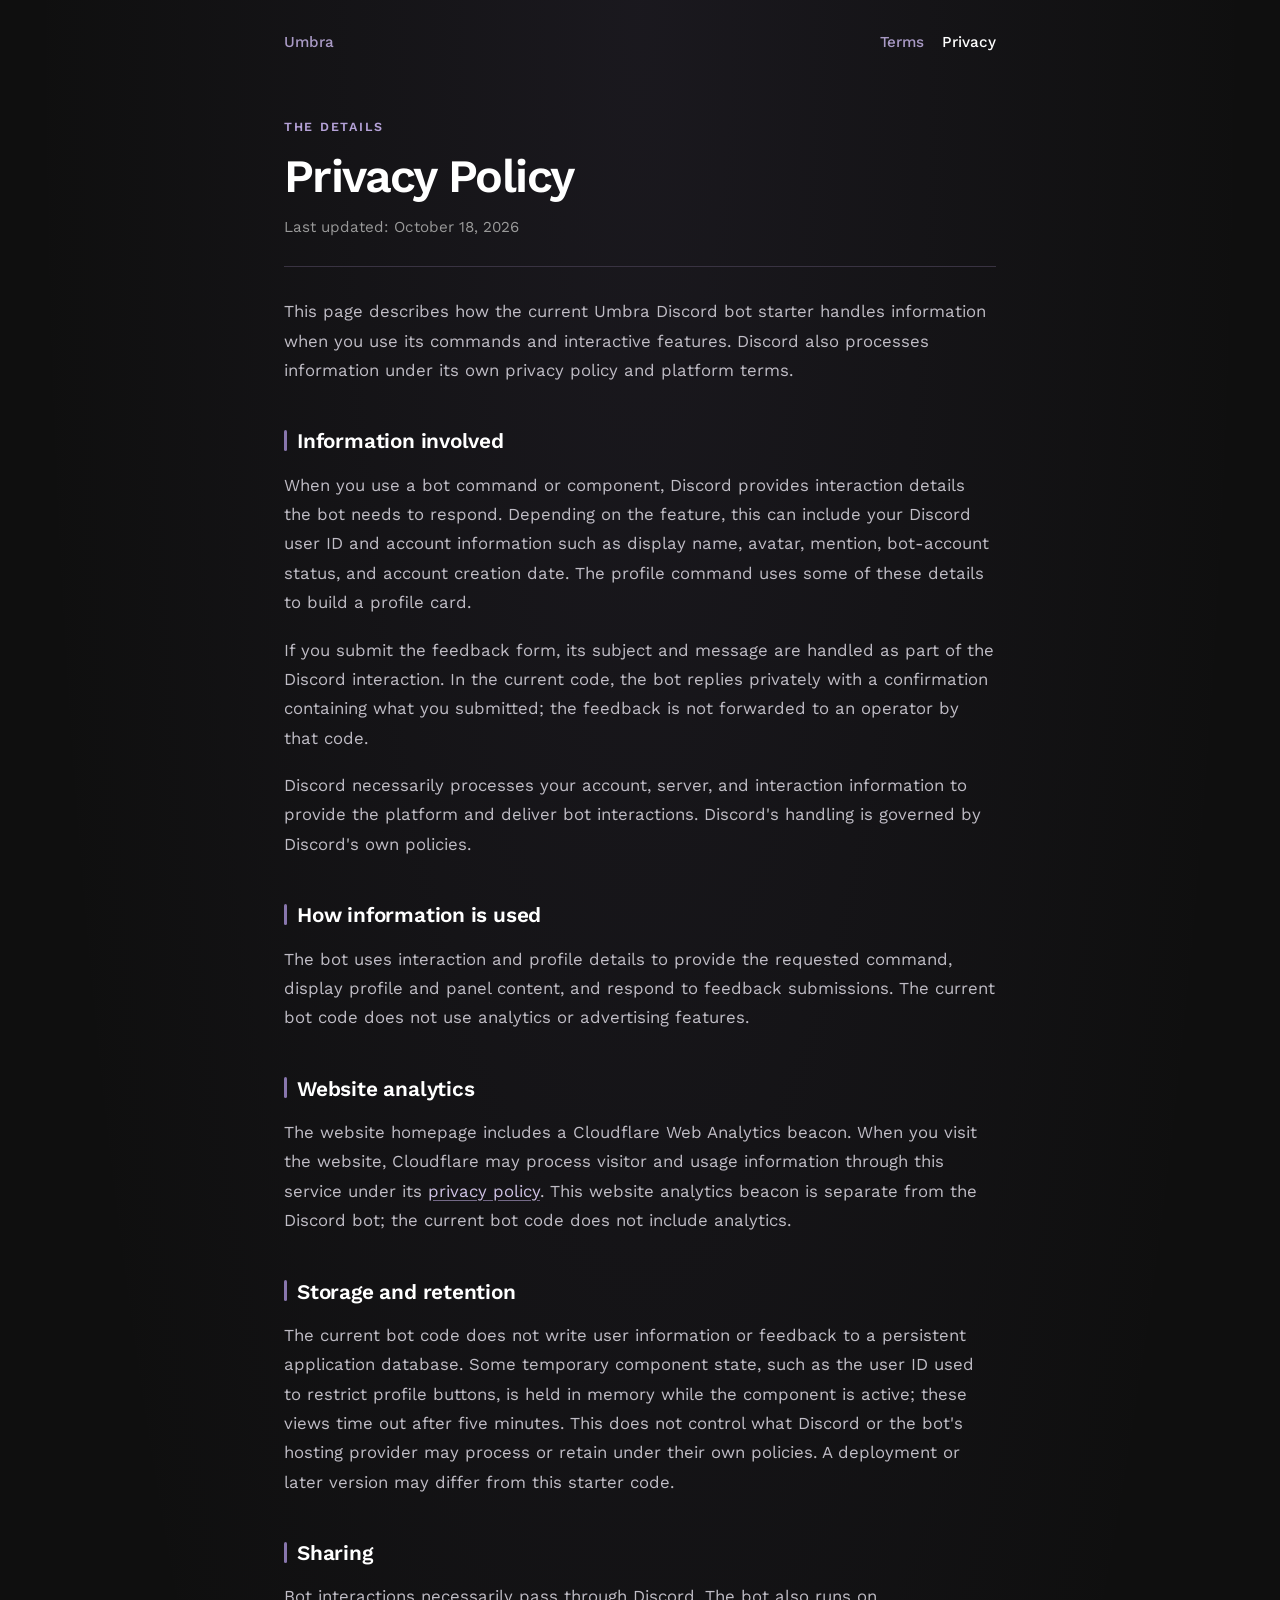
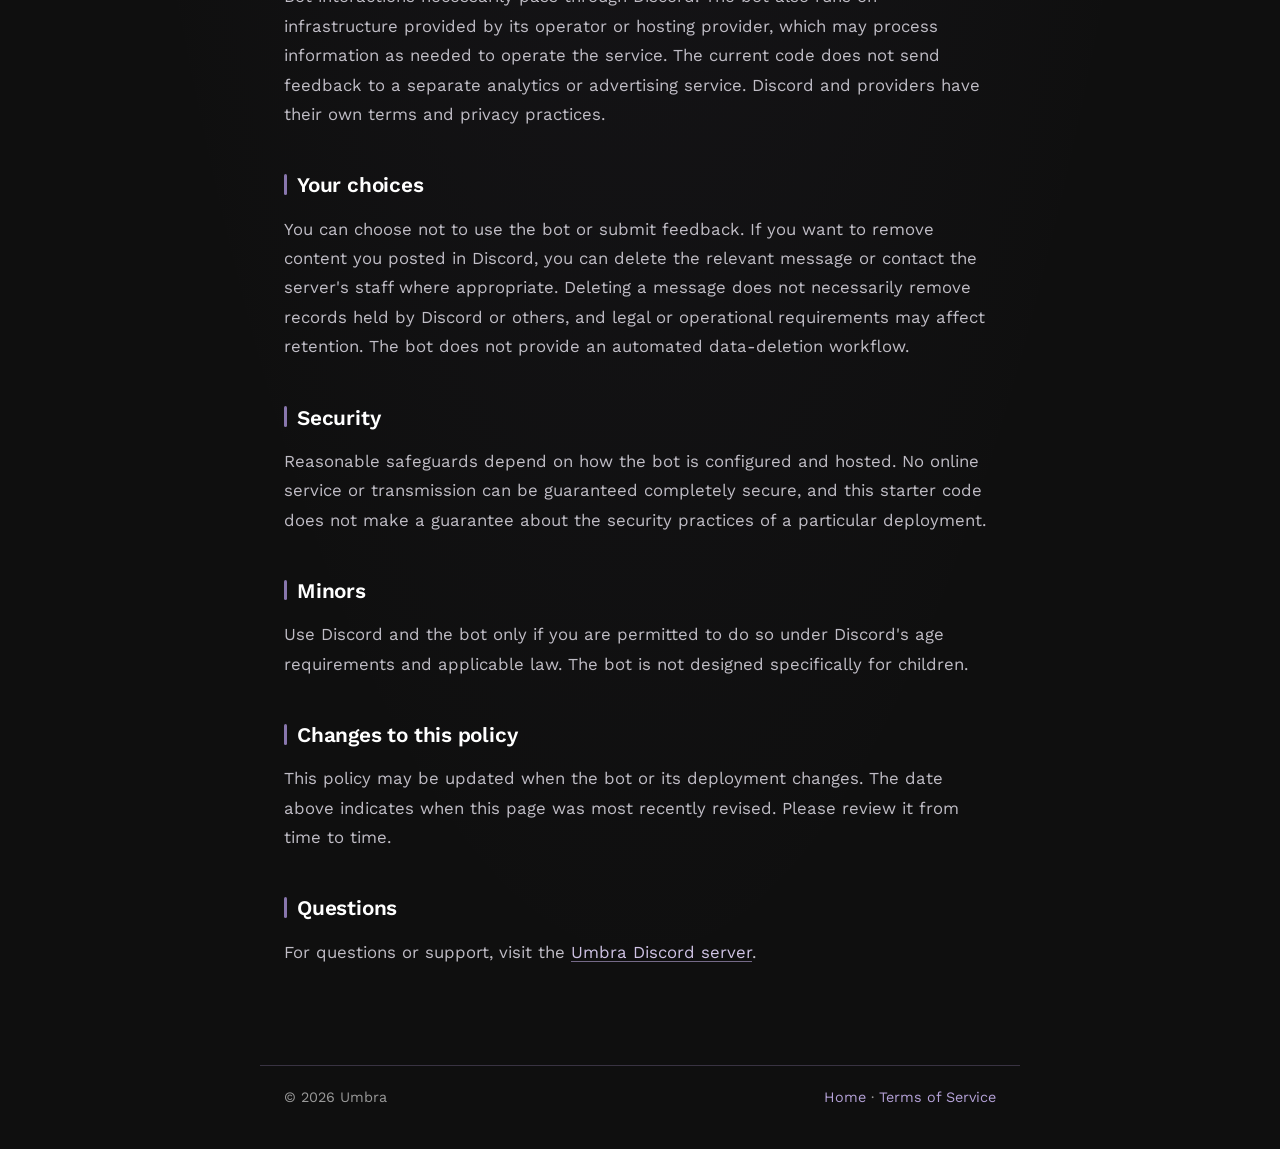
<file: website/privacy/index.html>
<!doctype html>
<html lang="en">
<head>
  <meta charset="utf-8">
  <meta name="viewport" content="width=device-width, initial-scale=1">
  <meta name="description" content="Privacy information for the Umbra Discord bot.">
  <title>Privacy Policy — Umbra</title>
  <link rel="icon" href="../images/favicon.ico" type="image/x-icon">
  <link rel="stylesheet" href="../css/styles.css">
  <link rel="stylesheet" href="../css/legal.css">
</head>
<body>
  <nav class="legal-nav" aria-label="Main navigation">
    <a href="/" aria-label="Umbra home">Umbra</a>
    <div class="legal-nav-links">
      <a href="/terms">Terms</a>
      <a class="current" href="/privacy" aria-current="page">Privacy</a>
    </div>
  </nav>

  <main class="legal">
    <p class="eyebrow">The details</p>
    <h1>Privacy Policy</h1>
    <p class="updated">Last updated: October 18, 2026</p>

    <p>This page describes how the current Umbra Discord bot starter handles information when you use its commands and interactive features. Discord also processes information under its own privacy policy and platform terms.</p>

    <h2>Information involved</h2>
    <p>When you use a bot command or component, Discord provides interaction details the bot needs to respond. Depending on the feature, this can include your Discord user ID and account information such as display name, avatar, mention, bot-account status, and account creation date. The profile command uses some of these details to build a profile card.</p>
    <p>If you submit the feedback form, its subject and message are handled as part of the Discord interaction. In the current code, the bot replies privately with a confirmation containing what you submitted; the feedback is not forwarded to an operator by that code.</p>
    <p>Discord necessarily processes your account, server, and interaction information to provide the platform and deliver bot interactions. Discord's handling is governed by Discord's own policies.</p>

    <h2>How information is used</h2>
    <p>The bot uses interaction and profile details to provide the requested command, display profile and panel content, and respond to feedback submissions. The current bot code does not use analytics or advertising features.</p>

    <h2>Website analytics</h2>
    <p>The website homepage includes a Cloudflare Web Analytics beacon. When you visit the website, Cloudflare may process visitor and usage information through this service under its <a href="https://www.cloudflare.com/privacypolicy/">privacy policy</a>. This website analytics beacon is separate from the Discord bot; the current bot code does not include analytics.</p>

    <h2>Storage and retention</h2>
    <p>The current bot code does not write user information or feedback to a persistent application database. Some temporary component state, such as the user ID used to restrict profile buttons, is held in memory while the component is active; these views time out after five minutes. This does not control what Discord or the bot's hosting provider may process or retain under their own policies. A deployment or later version may differ from this starter code.</p>

    <h2>Sharing</h2>
    <p>Bot interactions necessarily pass through Discord. The bot also runs on infrastructure provided by its operator or hosting provider, which may process information as needed to operate the service. The current code does not send feedback to a separate analytics or advertising service. Discord and providers have their own terms and privacy practices.</p>

    <h2>Your choices</h2>
    <p>You can choose not to use the bot or submit feedback. If you want to remove content you posted in Discord, you can delete the relevant message or contact the server's staff where appropriate. Deleting a message does not necessarily remove records held by Discord or others, and legal or operational requirements may affect retention. The bot does not provide an automated data-deletion workflow.</p>

    <h2>Security</h2>
    <p>Reasonable safeguards depend on how the bot is configured and hosted. No online service or transmission can be guaranteed completely secure, and this starter code does not make a guarantee about the security practices of a particular deployment.</p>

    <h2>Minors</h2>
    <p>Use Discord and the bot only if you are permitted to do so under Discord's age requirements and applicable law. The bot is not designed specifically for children.</p>

    <h2>Changes to this policy</h2>
    <p>This policy may be updated when the bot or its deployment changes. The date above indicates when this page was most recently revised. Please review it from time to time.</p>

    <h2>Questions</h2>
    <p>For questions or support, visit the <a href="https://discord.gg/potassium">Umbra Discord server</a>.</p>
  </main>

  <footer class="legal-footer">
    <span>© 2026 Umbra</span>
    <span><a href="/">Home</a> · <a href="/terms">Terms of Service</a></span>
  </footer>
</body>
</html>
</file>
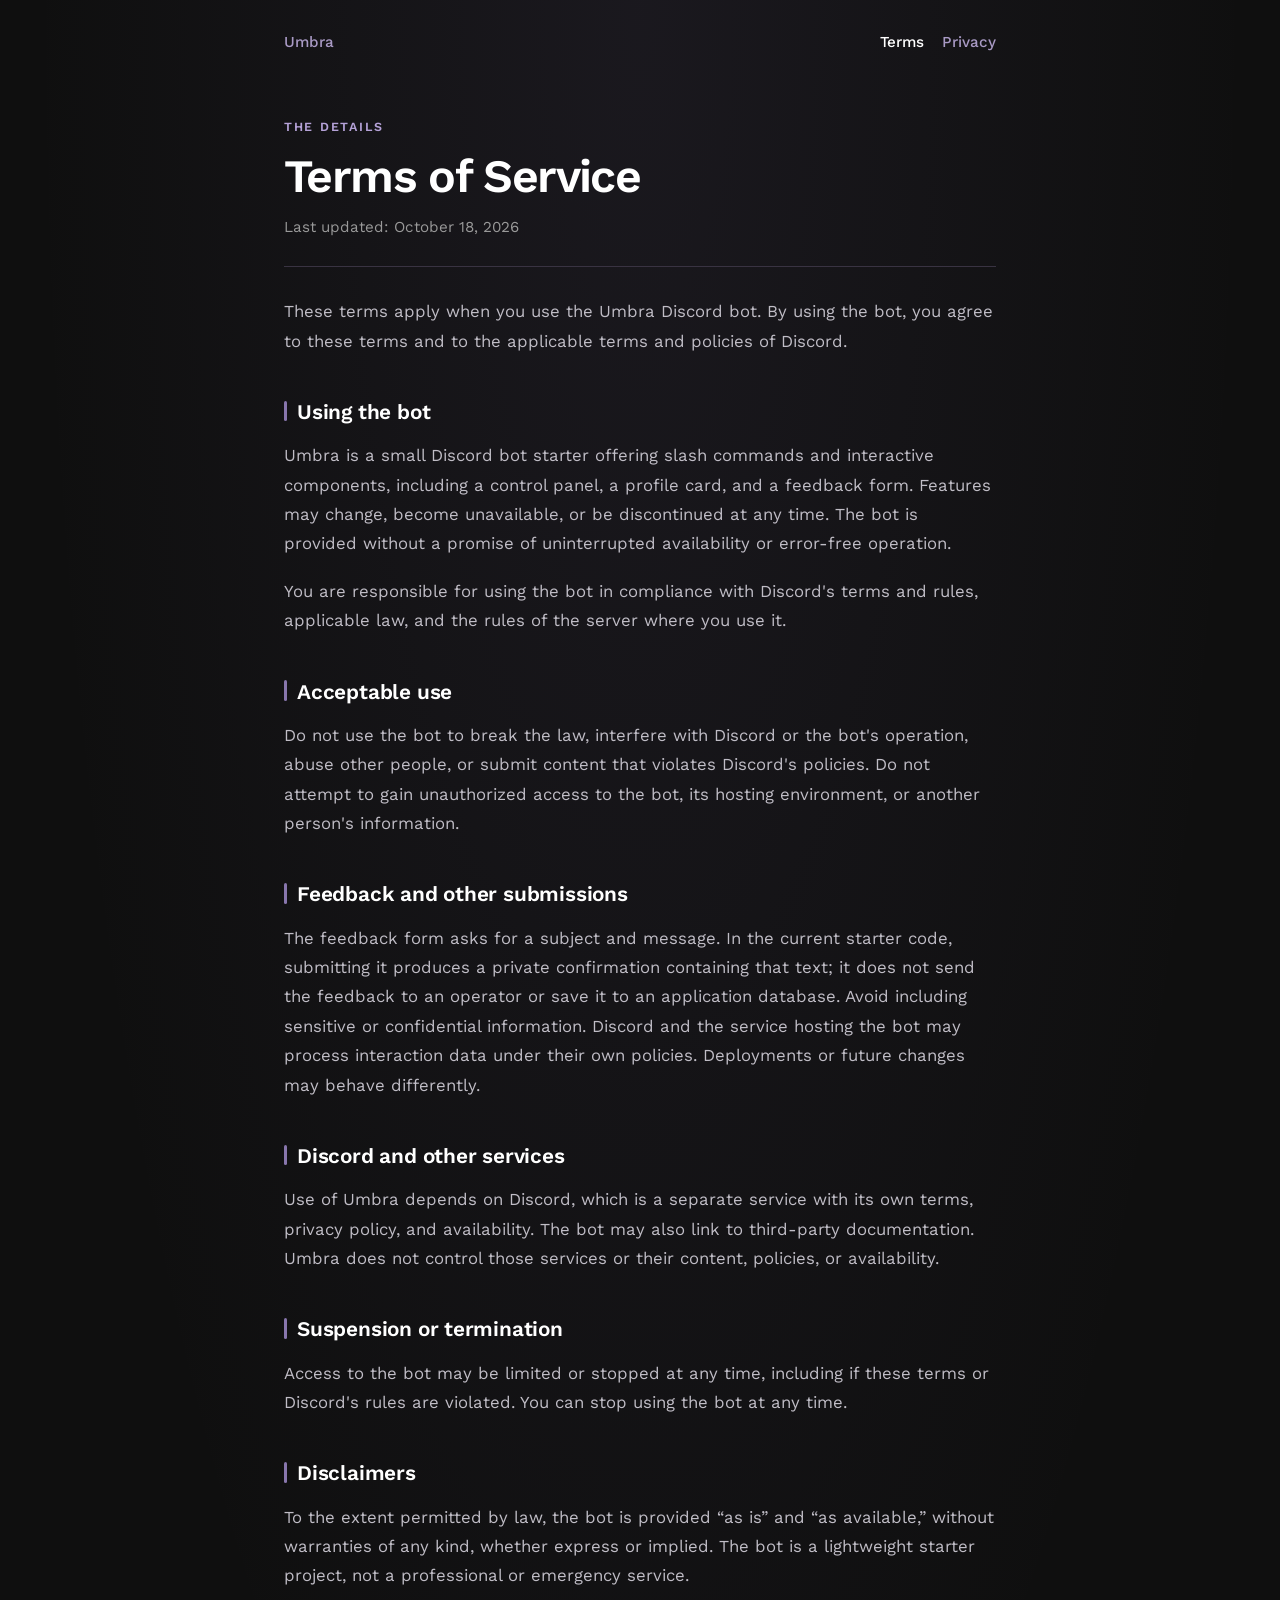
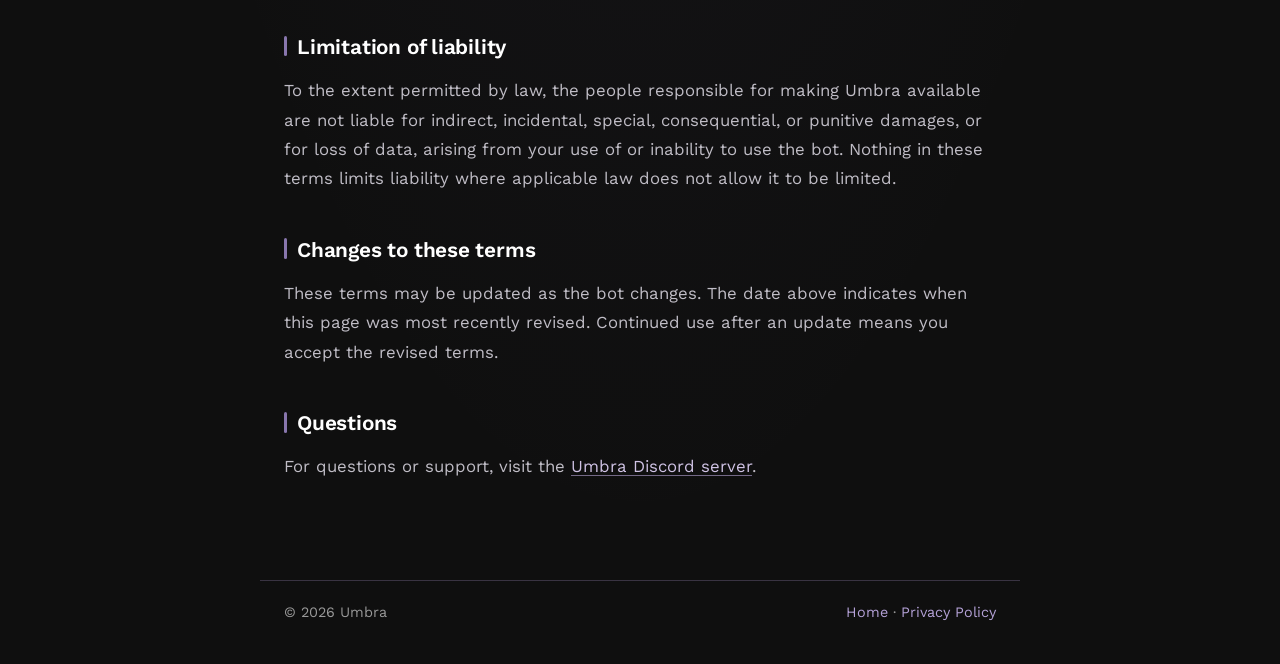
<file: website/terms/index.html>
<!doctype html>
<html lang="en">
<head>
  <meta charset="utf-8">
  <meta name="viewport" content="width=device-width, initial-scale=1">
  <meta name="description" content="Terms for using the Umbra Discord bot.">
  <title>Terms of Service — Umbra</title>
  <link rel="icon" href="../images/favicon.ico" type="image/x-icon">
  <link rel="stylesheet" href="../css/styles.css">
  <link rel="stylesheet" href="../css/legal.css">
</head>
<body>
  <nav class="legal-nav" aria-label="Main navigation">
    <a href="/" aria-label="Umbra home">Umbra</a>
    <div class="legal-nav-links">
      <a class="current" href="/terms" aria-current="page">Terms</a>
      <a href="/privacy">Privacy</a>
    </div>
  </nav>

  <main class="legal">
    <p class="eyebrow">The details</p>
    <h1>Terms of Service</h1>
    <p class="updated">Last updated: October 18, 2026</p>

    <p>These terms apply when you use the Umbra Discord bot. By using the bot, you agree to these terms and to the applicable terms and policies of Discord.</p>

    <h2>Using the bot</h2>
    <p>Umbra is a small Discord bot starter offering slash commands and interactive components, including a control panel, a profile card, and a feedback form. Features may change, become unavailable, or be discontinued at any time. The bot is provided without a promise of uninterrupted availability or error-free operation.</p>
    <p>You are responsible for using the bot in compliance with Discord's terms and rules, applicable law, and the rules of the server where you use it.</p>

    <h2>Acceptable use</h2>
    <p>Do not use the bot to break the law, interfere with Discord or the bot's operation, abuse other people, or submit content that violates Discord's policies. Do not attempt to gain unauthorized access to the bot, its hosting environment, or another person's information.</p>

    <h2>Feedback and other submissions</h2>
    <p>The feedback form asks for a subject and message. In the current starter code, submitting it produces a private confirmation containing that text; it does not send the feedback to an operator or save it to an application database. Avoid including sensitive or confidential information. Discord and the service hosting the bot may process interaction data under their own policies. Deployments or future changes may behave differently.</p>

    <h2>Discord and other services</h2>
    <p>Use of Umbra depends on Discord, which is a separate service with its own terms, privacy policy, and availability. The bot may also link to third-party documentation. Umbra does not control those services or their content, policies, or availability.</p>

    <h2>Suspension or termination</h2>
    <p>Access to the bot may be limited or stopped at any time, including if these terms or Discord's rules are violated. You can stop using the bot at any time.</p>

    <h2>Disclaimers</h2>
    <p>To the extent permitted by law, the bot is provided “as is” and “as available,” without warranties of any kind, whether express or implied. The bot is a lightweight starter project, not a professional or emergency service.</p>

    <h2>Limitation of liability</h2>
    <p>To the extent permitted by law, the people responsible for making Umbra available are not liable for indirect, incidental, special, consequential, or punitive damages, or for loss of data, arising from your use of or inability to use the bot. Nothing in these terms limits liability where applicable law does not allow it to be limited.</p>

    <h2>Changes to these terms</h2>
    <p>These terms may be updated as the bot changes. The date above indicates when this page was most recently revised. Continued use after an update means you accept the revised terms.</p>

    <h2>Questions</h2>
    <p>For questions or support, visit the <a href="https://discord.gg/potassium">Umbra Discord server</a>.</p>
  </main>

  <footer class="legal-footer">
    <span>© 2026 Umbra</span>
    <span><a href="/">Home</a> · <a href="/privacy">Privacy Policy</a></span>
  </footer>
</body>
</html>
</file>
<file: website/css/styles.css>
@import url('https://fonts.googleapis.com/css2?family=Work+Sans:wght@400;500;600&display=swap');

* {
  margin: 0;
  padding: 0;
  box-sizing: border-box;
}

body {
  font-family: 'Work Sans', sans-serif;
  line-height: 1.6;
  color: white;
  background-color: #0f0f0f;
  background-image: radial-gradient(ellipse at 50% 0%, rgba(139, 119, 184, 0.09), transparent 38rem);
}

::selection {
  background-color: #8876ad;
  color: #ffffff;
}

a:focus-visible,
button:focus-visible {
  outline: 2px solid #b5a2d8;
  outline-offset: 4px;
}

.hero {
  display: flex;
  flex-direction: column;
  justify-content: center;
  align-items: center;
  height: 100vh;
  padding: 0 20px;
  text-align: center;
  margin-top: -50px;
}

.hero-buttons {
  display: flex;
  gap: 9px;
}

.hero h1 {
  font-size: 5rem;
  font-weight: bold;
  margin-bottom: 5px;
}

.hero p {
  font-size: 1.2rem;
  color: #aaa;
  margin-bottom: 30px;
}

.modern-button {
  display: inline-block;
  width: 220px;
  padding: 12px 0;
  border: none;
  border-radius: 3px;
  background: rgb(18, 18, 18);
  color: white;
  font-weight: bold;
  cursor: pointer;
  font-family: inherit;
  text-align: center;
  font-size: 1.0rem;
  margin-right: 10px;
  outline: 1px solid #454545;
  box-shadow: 0 4px 6px rgba(0, 0, 0, 0.5);
  transition: background-color 0.2s ease, transform 0.15s ease;
}

.modern-button:hover {
  background-color: rgb(38, 38, 38);
}

.features {
  background: inherit;
  color: white;
  text-align: center;
  padding: 40px 20px;
}

.features h2 {
  font-size: 2.5rem;
  font-weight: 600;
  margin-bottom: 40px;
}

.features-grid {
  display: grid;
  grid-template-columns: repeat(auto-fit, minmax(220px, 1fr));
  gap: 15px 19px;
  max-width: 900px;
  margin: 0 auto;
}

.feature-item {
  background: #1e1e1e;
  padding: 25px 20px;
  border-radius: 8px;
  box-shadow: 0 3px 10px rgba(0,0,0,0.4);
  transition: background-color 0.3s ease;
  cursor: default;
  text-align: left;
}

.feature-item:hover {
  background-color: #2c2c2c;
}

.feature-item h3 {
  font-size: 1.3rem;
  font-weight: 600;
  margin-bottom: 8px;
  color: white;
}

.feature-item .icon {
  font-size: 1.1rem;
  flex-shrink: 0;
  margin-right: 2px;
}

.feature-item p {
  font-size: 1rem;
  color: #bbb;
  line-height: 1.4;
  margin: 0;
}

.footer {
  position: fixed;
  bottom: 0;
  width: 100%;
  background-color: #0f0f0f;
  color: #666;
  text-align: left;
  padding: 10px 10px;
  font-size: 0.9rem;
  font-family: inherit;
  user-select: none;
  border-top: 1px solid #333;
}

@keyframes fadeInUp {
  from {
    opacity: 0;
    transform: translateY(30px);
  }
  to {
    opacity: 1;
    transform: none;
  }
}

.fade-in {
  opacity: 0;
  animation: fadeInUp 1s ease-out forwards;
}

.fade-in-delay-1 {
  animation-delay: 0.2s;
}
.fade-in-delay-2 {
  animation-delay: 0.4s;
}
.fade-in-delay-3 {
  animation-delay: 0.5s;
}
.fade-in-delay-4 {
  animation-delay: 0.6s;
}
</file>
<file: website/css/legal.css>
.legal-nav {
  max-width: 760px;
  margin: 0 auto;
  padding: 30px 24px 0;
  display: flex;
  align-items: center;
  justify-content: space-between;
  gap: 16px;
}

.legal-nav a {
  color: #a99ac5;
  font-size: 0.95rem;
  font-weight: 500;
  text-decoration: none;
  transition: color 0.2s ease;
}

.legal-nav a:hover {
  color: #fff;
}

.legal-nav .legal-nav-links {
  display: flex;
  flex-wrap: wrap;
  gap: 18px;
}

.legal-nav .current {
  color: #fff;
}

.legal {
  max-width: 760px;
  margin: 0 auto;
  padding: 62px 24px 24px;
  min-height: calc(100vh - 145px);
}

.legal .eyebrow {
  color: #b5a2d8;
  font-size: 0.78rem;
  font-weight: 600;
  letter-spacing: 0.14em;
  text-transform: uppercase;
  margin-bottom: 12px;
}

.legal h1 {
  font-size: clamp(2.25rem, 7vw, 2.9rem);
  font-weight: 600;
  line-height: 1.15;
  margin-bottom: 10px;
  letter-spacing: -0.035em;
}

.legal .updated {
  color: #999;
  font-size: 0.95rem;
  padding-bottom: 26px;
  margin-bottom: 30px;
  border-bottom: 1px solid #393342;
}

.legal p,
.legal li {
  color: #c0bdc6;
  font-size: 1.05rem;
  line-height: 1.75;
}

.legal p {
  margin-bottom: 18px;
}

.legal h2 {
  font-size: 1.3rem;
  font-weight: 600;
  color: #fff;
  margin-top: 40px;
  margin-bottom: 12px;
  letter-spacing: -0.01em;
}

.legal h2::before {
  content: "";
  display: inline-block;
  width: 3px;
  height: 1em;
  margin-right: 10px;
  vertical-align: -0.12em;
  border-radius: 2px;
  background: #8876ad;
}

.legal ul {
  margin: 0 0 18px 0;
  padding-left: 22px;
}

.legal li {
  margin-bottom: 8px;
}

.legal strong {
  color: #fff;
  font-weight: 600;
}

.legal a {
  color: #d0c3e5;
  text-decoration: underline;
  text-decoration-color: #746987;
  text-underline-offset: 3px;
  transition: text-decoration-color 0.2s ease;
}

.legal a:hover {
  color: #fff;
  text-decoration-color: #b5a2d8;
}

.legal-footer {
  max-width: 760px;
  margin: 56px auto 0;
  padding: 20px 24px 40px;
  border-top: 1px solid #393342;
  color: #999;
  font-size: 0.9rem;
  display: flex;
  flex-wrap: wrap;
  gap: 6px 18px;
  align-items: baseline;
  justify-content: space-between;
}

.legal-footer a {
  color: #b5a2d8;
  text-decoration: none;
  transition: color 0.2s ease;
}

.legal-footer a:hover {
  color: #fff;
}

.footer {
  display: flex;
  flex-wrap: wrap;
  align-items: baseline;
  justify-content: space-between;
  gap: 4px 18px;
  padding-right: 16px;
}

.footer-links {
  display: flex;
  gap: 18px;
}

.footer a {
  color: #888;
  text-decoration: none;
  transition: color 0.2s ease;
}

.footer a:hover {
  color: #fff;
}

@media (max-width: 600px) {
  .legal-nav {
    align-items: flex-start;
  }

  .legal-nav .legal-nav-links {
    justify-content: flex-end;
    gap: 8px 14px;
  }

  .legal {
    padding-top: 48px;
  }

  .legal p,
  .legal li {
    font-size: 1rem;
  }

  .legal-footer {
    margin-top: 36px;
    padding-bottom: 28px;
  }
}
</file>
